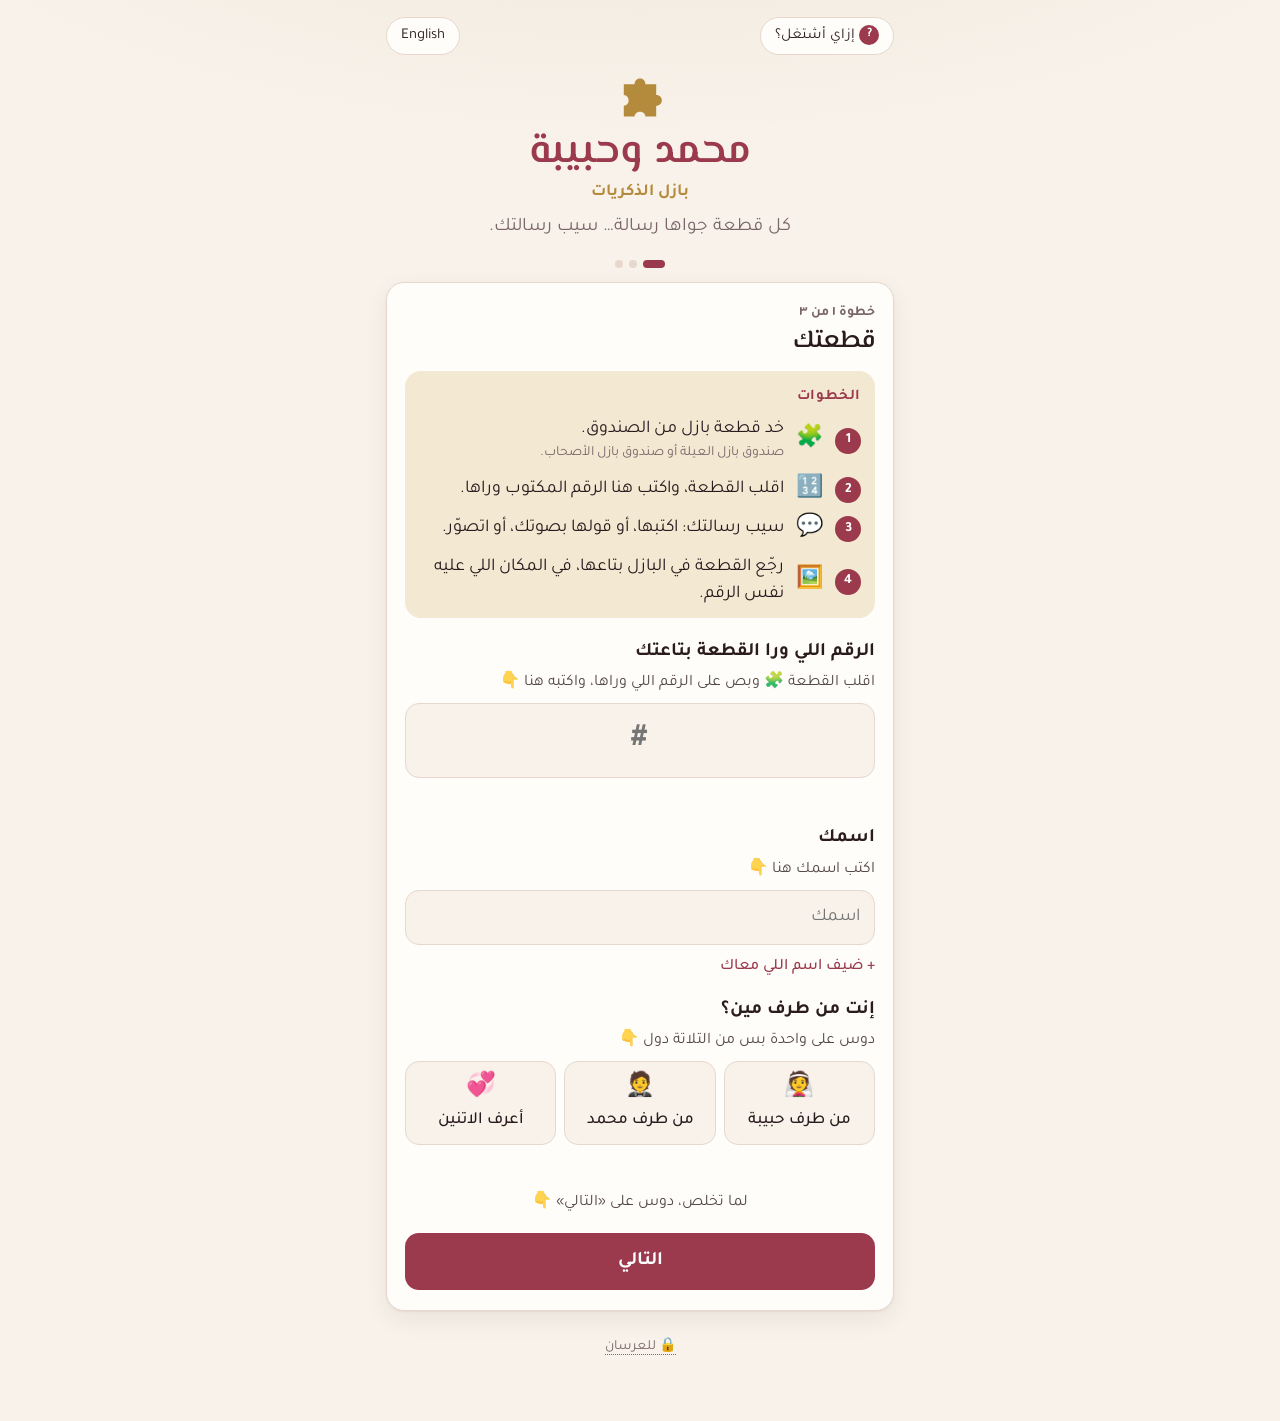
<file: index.html>
<!doctype html>
<html lang="ar" dir="rtl">
<head>
  <meta charset="utf-8">
  <meta name="viewport" content="width=device-width, initial-scale=1, viewport-fit=cover">
  <meta name="robots" content="noindex, nofollow">
  <meta name="theme-color" content="#f8f2ea" media="(prefers-color-scheme: light)">
  <meta name="theme-color" content="#1b1416" media="(prefers-color-scheme: dark)">
  <title>Puzzle of Memories</title>
  <link rel="icon" href="data:image/svg+xml,%3Csvg xmlns='http://www.w3.org/2000/svg' viewBox='0 0 100 100'%3E%3Cpath fill='%239b3a4d' d='M20 30H40C40 16 60 16 60 30H80V50C94 50 94 70 80 70V90H60C60 78 40 78 40 90H20V70C32 70 32 50 20 50Z'/%3E%3C/svg%3E">
  <link rel="preconnect" href="https://fonts.googleapis.com">
  <link rel="preconnect" href="https://fonts.gstatic.com" crossorigin>
  <link href="https://fonts.googleapis.com/css2?family=Cormorant+Garamond:wght@600&family=El+Messiri:wght@600&family=Tajawal:wght@400;500;700&display=swap" rel="stylesheet">
  <link rel="stylesheet" href="app.css?v=4">
</head>
<body>
<div class="wrap">
  <div class="topbar">
    <button class="chip-btn" id="helpBtn"><b aria-hidden="true">?</b> <span data-t="helpBtn"></span></button>
    <button class="chip-btn" id="langBtn" data-t="langSwitch">English</button>
  </div>

  <header class="hero">
    <svg class="emblem" viewBox="0 0 100 100" aria-hidden="true"><path fill="currentColor" d="M20 30H40C40 16 60 16 60 30H80V50C94 50 94 70 80 70V90H60C60 78 40 78 40 90H20V70C32 70 32 50 20 50Z"/></svg>
    <h1 class="couple-names" data-couple></h1>
    <p class="app-title" data-t="appTitle"></p>
    <p class="tagline" data-t="tagline"></p>
    <div class="progress-pill" id="progress" hidden>
      <span class="progress-bar"><i id="progressFill"></i></span>
      <span id="progressText"></span>
    </div>
  </header>

  <p class="notice" id="demoNote" data-t="demo" hidden></p>
  <p class="notice" id="inAppNote" data-t="inApp" hidden></p>

  <!-- unsent message from earlier -->
  <section class="card" id="pendingCard" hidden>
    <p id="pendingText" style="margin-top:0"></p>
    <div class="actions">
      <button class="btn btn-primary" id="pendingSend" data-t="sendNow"></button>
      <button class="btn btn-ghost" id="pendingDiscard" data-t="discard"></button>
    </div>
  </section>

  <div class="dots" id="dots"><i></i><i></i><i></i></div>

  <!-- STEP 1: piece + names -->
  <section class="card" id="step1">
    <p class="step-label" id="s1label"></p>
    <h2 data-t="step1Title"></h2>
    <div class="how-box">
      <p class="how-head" data-t="howHead"></p>
      <ol class="how" id="howList">
        <li><span class="n">1</span><span class="hi">🧩</span><span><span data-t="how1"></span> <small data-t="how1b"></small></span></li>
        <li><span class="n">2</span><span class="hi">🔢</span><span data-t="how2"></span></li>
        <li><span class="n">3</span><span class="hi">💬</span><span data-t="how3"></span></li>
        <li><span class="n">4</span><span class="hi">🖼️</span><span data-t="how4"></span></li>
      </ol>
    </div>
    <label class="field" for="piece" data-t="pieceLabel"></label>
    <p class="fhint" data-t="pieceHint"></p>
    <input class="input piece-input" id="piece" inputmode="numeric" pattern="[0-9]*" autocomplete="off" maxlength="4" placeholder="#">
    <div class="status" id="pieceStatus" aria-live="polite"></div>
    <div class="suggest" id="suggest" hidden>
      <p class="sg-text"><span aria-hidden="true">💡</span> <span data-t="suggestText"></span></p>
      <div class="sg-rows" id="suggestRows"></div>
      <p class="sg-note" data-t="suggestNote"></p>
    </div>

    <label class="field" for="name" data-t="nameLabel"></label>
    <p class="fhint" data-t="nameHint"></p>
    <input class="input" id="name" autocomplete="name" maxlength="80" data-tph="namePh">

    <div id="partnerWrap" hidden>
      <label class="field" for="partner" data-t="partnerLabel"></label>
      <div class="row">
        <input class="input" id="partner" maxlength="80" data-tph="partnerPh">
        <button class="btn btn-ghost btn-small" id="partnerRemove" data-t="remove"></button>
      </div>
    </div>
    <button class="link-btn" id="partnerAdd" data-t="addPartner"></button>

    <label class="field" data-t="sideLabel"></label>
    <p class="fhint" data-t="sideHint"></p>
    <div class="sides" id="sides">
      <button class="side-opt" data-side="bride" aria-pressed="false"><span class="ico">👰</span><span data-t="side_bride"></span></button>
      <button class="side-opt" data-side="groom" aria-pressed="false"><span class="ico">🤵</span><span data-t="side_groom"></span></button>
      <button class="side-opt" data-side="both" aria-pressed="false"><span class="ico">💞</span><span data-t="side_both"></span></button>
    </div>

    <div class="status bad" id="s1err"></div>
    <p class="fhint center" data-t="nextHint"></p>
    <div class="actions"><button class="btn btn-primary" id="s1next" data-t="next"></button></div>
  </section>

  <!-- STEP 2: question or note -->
  <section class="card" id="step2" hidden>
    <p class="step-label" id="s2label"></p>
    <h2 data-t="step2Title"></h2>
    <p class="fhint" data-t="step2Hint"></p>

    <div class="pick" id="pickQ">
      <div class="pick-head"><span class="ico">💬</span><b data-t="pickQTitle"></b></div>
      <div class="qcard" id="qcard">
        <span class="cat" id="qcat"></span>
        <p class="qtext" id="qtext"></p>
        <div class="qbtns">
          <button class="btn btn-soft btn-small" id="shuffle">🔀 <span data-t="anotherQ"></span></button>
          <button class="btn btn-ghost btn-small" id="seeAll" data-t="seeAll"></button>
        </div>
      </div>
      <button class="btn btn-primary btn-block" id="modeQ" data-t="pickQBtn"></button>
    </div>

    <div class="or-sep"><span data-t="orWord"></span></div>

    <div class="pick" id="pickN">
      <div class="pick-head"><span class="ico">💌</span><b data-t="pickNTitle"></b></div>
      <p class="pick-sub" data-t="pickNSub"></p>
      <button class="btn btn-primary btn-block" id="modeN" data-t="pickNBtn"></button>
    </div>

    <div class="actions">
      <button class="btn btn-ghost" id="s2back" data-t="back"></button>
    </div>
  </section>

  <!-- STEP 3: write / voice / photo -->
  <section class="card" id="step3" hidden>
    <p class="step-label" id="s3label"></p>
    <h2 id="s3title"></h2>

    <div class="mini-q" id="miniQ">
      <div class="mini-q-head">
        <span class="cat" data-t="yourQuestion"></span>
        <button class="link-btn" style="padding:0" id="changeQ" data-t="change"></button>
      </div>
      <p class="qtext" id="miniQtext"></p>
    </div>
    <p class="relax" data-t="relax"></p>

    <div class="block">
      <div class="block-head"><b>✍️ <span data-t="writeLabel"></span></b><span class="opt" data-t="optional"></span></div>
      <p class="fhint" data-t="writeHint"></p>
      <textarea class="input" id="message" maxlength="5000" data-tph="writePh"></textarea>
    </div>

    <div class="block">
      <div class="block-head"><b>🎙️ <span data-t="voiceLabel"></span></b><span class="opt" id="maxVoice"></span></div>
      <p class="fhint" data-t="voiceHint"></p>
      <div class="rec" id="recIdle">
        <button class="rec-btn" id="recStart" aria-label="record">
          <svg viewBox="0 0 24 24" fill="currentColor"><path d="M12 15a3 3 0 0 0 3-3V6a3 3 0 1 0-6 0v6a3 3 0 0 0 3 3Zm5-3a5 5 0 0 1-10 0H5a7 7 0 0 0 6 6.92V21h2v-2.08A7 7 0 0 0 19 12h-2Z"/></svg>
        </button>
        <div class="rec-info"><span data-t="record"></span></div>
      </div>
      <div class="rec" id="recLive" hidden>
        <button class="rec-btn live" id="recStop" aria-label="stop">
          <svg viewBox="0 0 24 24" fill="currentColor"><rect x="6" y="6" width="12" height="12" rx="2"/></svg>
        </button>
        <div class="rec-info">
          <div class="rec-time" id="recTime">0:00</div>
          <div class="meter" id="meter"></div>
          <small class="opt" data-t="recording"></small>
        </div>
      </div>
      <div class="rec-done" id="recDone" hidden>
        <audio id="recAudio" controls preload="metadata"></audio>
        <div class="row">
          <button class="btn btn-soft btn-small" id="recAgain" data-t="reRecord"></button>
          <button class="btn btn-ghost btn-small" id="recDel" data-t="del"></button>
        </div>
      </div>
      <div class="status bad" id="recErr"></div>
    </div>

    <div class="block">
      <div class="block-head"><b>📸 <span data-t="photoLabel"></span></b><span class="opt" data-t="optional"></span></div>
      <p class="hint" data-t="photoSub"></p>
      <p class="fhint" data-t="photoHint"></p>
      <div id="photoIdle"><button class="btn btn-soft" id="photoStart">📷 <span data-t="takePhoto"></span></button></div>
      <div id="photoDone" hidden>
        <img class="photo-preview" id="photoImg" alt="">
        <div class="row">
          <button class="btn btn-soft btn-small" id="photoAgain" data-t="retake"></button>
          <button class="btn btn-ghost btn-small" id="photoDel" data-t="remove"></button>
        </div>
      </div>
      <input type="file" id="photoFallback" accept="image/*" capture="user" hidden>
      <div class="status bad" id="photoErr"></div>
    </div>

    <div class="status bad" id="s3err"></div>
    <div id="sendState" class="sending" hidden>
      <div id="sendText"></div>
      <div class="upbar"><i id="sendBar"></i></div>
      <button class="btn btn-soft btn-small" id="retryBtn" style="margin-top:12px" data-t="retry" hidden></button>
    </div>
    <p class="fhint center" data-t="sendHint"></p>
    <div class="actions" id="s3actions">
      <button class="btn btn-ghost" id="s3back" data-t="back"></button>
      <button class="btn btn-primary" id="send" data-t="send"></button>
    </div>
  </section>

  <!-- DONE -->
  <section class="card done" id="doneCard" hidden>
    <div class="big-num">
      <svg viewBox="0 0 100 100" aria-hidden="true"><path fill="currentColor" d="M20 30H40C40 16 60 16 60 30H80V50C94 50 94 70 80 70V90H60C60 78 40 78 40 90H20V70C32 70 32 50 20 50Z"/></svg>
      <span id="doneNum"></span>
    </div>
    <h2 id="doneTitle"></h2>
    <p id="doneBody"></p>
    <div class="thanks">
      <p data-t="coupleThanks"></p>
      <p class="sign" data-couple></p>
    </div>
    <div class="actions"><button class="btn btn-ghost" style="width:100%" id="again" data-t="nextGuest"></button></div>
  </section>

  <p class="foot"><a href="couple.html">🔒 <span data-t="forCouple"></span></a></p>
</div>

<!-- all-questions sheet -->
<div class="sheet-back" id="sheet" hidden>
  <div class="sheet" role="dialog" aria-modal="true">
    <div class="sheet-head"><h3 data-t="chooseOne"></h3><button class="chip-btn" id="sheetClose" data-t="close"></button></div>
    <div class="sheet-body" id="sheetBody"></div>
  </div>
</div>

<!-- how it works -->
<div class="sheet-back" id="help" hidden>
  <div class="sheet" role="dialog" aria-modal="true" aria-labelledby="helpTitle">
    <div class="sheet-head"><h3 id="helpTitle" data-t="howTitle"></h3><button class="chip-btn" id="helpClose" data-t="close"></button></div>
    <div class="sheet-body">
      <ol class="how big">
        <li><span class="n">1</span><span class="hi">🧩</span><span><span data-t="how1"></span> <small data-t="how1b"></small></span></li>
        <li><span class="n">2</span><span class="hi">🔢</span><span data-t="how2"></span></li>
        <li><span class="n">3</span><span class="hi">💬</span><span data-t="how3"></span></li>
        <li><span class="n">4</span><span class="hi">🖼️</span><span data-t="how4"></span></li>
      </ol>
      <p class="relax" data-t="relax"></p>
      <div class="actions"><button class="btn btn-primary" id="helpOk" data-t="howClose"></button></div>
    </div>
  </div>
</div>

<!-- camera -->
<div class="cam" id="cam" hidden>
  <video id="camVideo" playsinline muted autoplay></video>
  <div class="cam-bar">
    <button class="chip-btn" id="camCancel" data-t="cancel"></button>
    <button class="shutter" id="camShoot" aria-label="take photo"></button>
    <button class="chip-btn" id="camFlip">🔄 <span data-t="flip"></span></button>
  </div>
</div>

<script>
  // If the couple has signed in on this phone, scanning the QR opens their memories directly.
  try {
    if (localStorage.getItem("puzzle-couple-pass") && !/[?&]guest\b/.test(location.search)) location.replace("couple.html");
  } catch (e) {}
</script>
<script src="config.js?v=4"></script>
<script src="i18n.js?v=4"></script>
<script src="api.js?v=4"></script>
<script src="guest.js?v=4"></script>
</body>
</html>
</file>
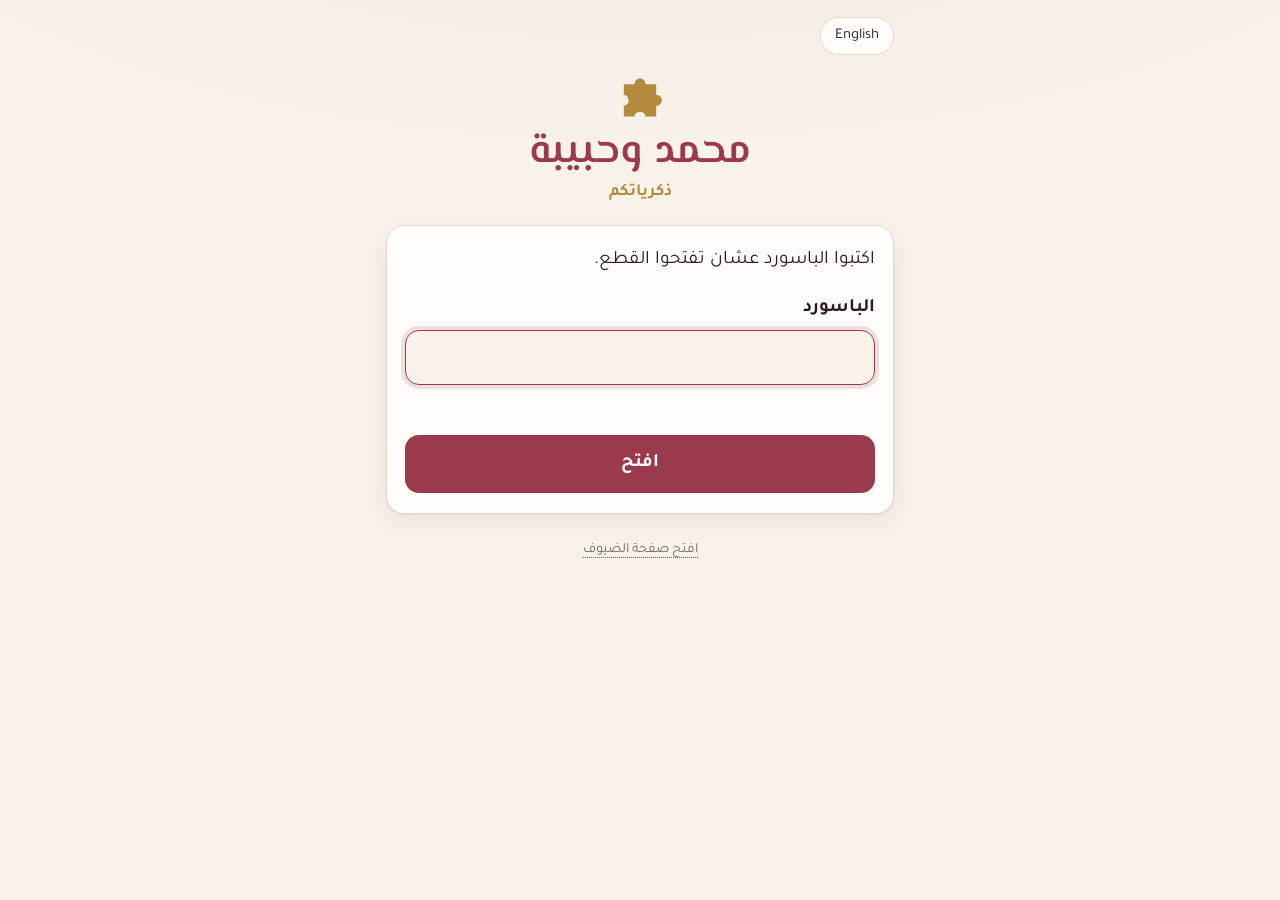
<file: couple.html>
<!doctype html>
<html lang="ar" dir="rtl">
<head>
  <meta charset="utf-8">
  <meta name="viewport" content="width=device-width, initial-scale=1, viewport-fit=cover">
  <meta name="robots" content="noindex, nofollow">
  <title>Our Memories</title>
  <link rel="icon" href="data:image/svg+xml,%3Csvg xmlns='http://www.w3.org/2000/svg' viewBox='0 0 100 100'%3E%3Cpath fill='%239b3a4d' d='M20 30H40C40 16 60 16 60 30H80V50C94 50 94 70 80 70V90H60C60 78 40 78 40 90H20V70C32 70 32 50 20 50Z'/%3E%3C/svg%3E">
  <link rel="preconnect" href="https://fonts.googleapis.com">
  <link rel="preconnect" href="https://fonts.gstatic.com" crossorigin>
  <link href="https://fonts.googleapis.com/css2?family=Cormorant+Garamond:wght@600&family=El+Messiri:wght@600&family=Tajawal:wght@400;500;700&display=swap" rel="stylesheet">
  <link rel="stylesheet" href="app.css?v=4">
</head>
<body>
<div class="wrap">
  <div class="topbar">
    <button class="chip-btn" id="logout" data-t="cLogout" hidden></button>
    <button class="chip-btn" id="langBtn" data-t="langSwitch">English</button>
  </div>

  <header class="hero">
    <svg class="emblem" viewBox="0 0 100 100" aria-hidden="true"><path fill="currentColor" d="M20 30H40C40 16 60 16 60 30H80V50C94 50 94 70 80 70V90H60C60 78 40 78 40 90H20V70C32 70 32 50 20 50Z"/></svg>
    <h1 class="couple-names" data-couple></h1>
    <p class="app-title" data-t="cTitle"></p>
    <div class="progress-pill" id="progress" hidden>
      <span class="progress-bar"><i id="progressFill"></i></span>
      <span id="progressText"></span>
    </div>
  </header>

  <p class="notice" id="demoNote" hidden></p>
  <p class="notice err" id="offline" data-t="cOffline" hidden></p>

  <!-- login -->
  <section class="card" id="login" hidden>
    <p style="margin-top:0" data-t="cLoginSub"></p>
    <label class="field" for="pass" data-t="cPass"></label>
    <input class="input" id="pass" type="password" autocomplete="current-password" autocapitalize="none" autocorrect="off" spellcheck="false" dir="ltr">
    <div class="status bad" id="loginErr"></div>
    <div class="actions"><button class="btn btn-primary" id="loginBtn" data-t="cOpen"></button></div>
  </section>

  <!-- main -->
  <div id="main" hidden>
    <div class="tabs" role="tablist">
      <button role="tab" id="tabOpen" aria-selected="true" data-t="cOpenPiece"></button>
      <button role="tab" id="tabAll" aria-selected="false" data-t="cAll"></button>
    </div>

    <section id="viewOpen">
      <div class="card">
        <label class="field" for="num" data-t="cPieceNum"></label>
        <div class="row">
          <input class="input piece-input" id="num" inputmode="numeric" pattern="[0-9]*" autocomplete="off" maxlength="4" placeholder="#" style="font-size:28px">
          <button class="btn btn-primary" style="width:auto" id="numGo" data-t="cOpen"></button>
        </div>
      </div>
      <div id="memory"></div>
    </section>

    <section id="viewAll" hidden>
      <div class="card">
        <div class="grid" id="grid"></div>
      </div>
    </section>

    <div class="bar">
      <button class="btn btn-ghost btn-small" id="refresh">↻ <span data-t="cRefresh"></span></button>
      <button class="btn btn-soft btn-small" id="download">⬇ <span data-t="cDownload"></span></button>
    </div>
    <p class="status" id="dlStatus" style="text-align:center"></p>
  </div>

  <p class="foot"><a href="index.html?guest" data-t="cGuestPage"></a></p>
</div>

<!-- modal -->
<div class="sheet-back" id="modalBack" hidden><div class="modal" id="modal"></div></div>

<script src="config.js?v=4"></script>
<script src="i18n.js?v=4"></script>
<script src="api.js?v=4"></script>
<script src="couple.js?v=4"></script>
</body>
</html>
</file>
<file: app.css>
:root {
  --bg: #f8f2ea;
  --bg-2: #f1e7dc;
  --surface: #fffdfa;
  --ink: #2a1b1f;
  --muted: #7a666a;
  --line: #e6d8cc;
  --rose: #9b3a4d;
  --rose-ink: #ffffff;
  --rose-soft: #f4e2e1;
  --gold: #b48a3c;
  --gold-soft: #f3e8d2;
  --ok: #3f7d58;
  --err: #b0413e;
  --shadow: 0 1px 2px rgba(60, 30, 30, .06), 0 8px 24px rgba(60, 30, 30, .07);
  --radius: 18px;
  --font-body: "Tajawal", system-ui, -apple-system, "Segoe UI", sans-serif;
  --font-display: "Cormorant Garamond", Georgia, serif;
  color-scheme: light;
}
:root[lang="ar"] { --font-display: "El Messiri", "Tajawal", serif; }

@media (prefers-color-scheme: dark) {
  :root:not([data-theme="light"]) {
    --bg: #1b1416; --bg-2: #241a1d; --surface: #2a2023; --ink: #f4eae6; --muted: #b9a6a8;
    --line: #3d2f33; --rose: #d9798a; --rose-ink: #2a1418; --rose-soft: #3a2429; --gold: #d8b36a;
    --gold-soft: #3a3022; --ok: #7cc49a; --err: #ef8b86;
    --shadow: 0 1px 2px rgba(0,0,0,.3), 0 8px 24px rgba(0,0,0,.25);
    color-scheme: dark;
  }
}
:root[data-theme="dark"] {
  --bg: #1b1416; --bg-2: #241a1d; --surface: #2a2023; --ink: #f4eae6; --muted: #b9a6a8;
  --line: #3d2f33; --rose: #d9798a; --rose-ink: #2a1418; --rose-soft: #3a2429; --gold: #d8b36a;
  --gold-soft: #3a3022; --ok: #7cc49a; --err: #ef8b86; color-scheme: dark;
}

* { box-sizing: border-box; }
html { -webkit-text-size-adjust: 100%; }
body {
  margin: 0; min-height: 100dvh; background: var(--bg); color: var(--ink);
  font-family: var(--font-body); font-size: 17px; line-height: 1.55;
  background-image: radial-gradient(1200px 500px at 50% -200px, var(--bg-2), transparent 70%);
}
button, input, textarea { font: inherit; color: inherit; }
[hidden] { display: none !important; }

.wrap { max-width: 540px; margin: 0 auto; padding: 16px 16px 48px; }

/* ---------- header ---------- */
.topbar { display: flex; justify-content: space-between; align-items: center; gap: 8px; min-height: 40px; }
.chip-btn {
  border: 1px solid var(--line); background: var(--surface); border-radius: 999px;
  padding: 6px 14px; font-size: 15px; cursor: pointer; color: var(--ink);
}
.chip-btn:active { transform: scale(.97); }
.hero { text-align: center; padding: 12px 0 18px; }
.emblem { width: 54px; height: 54px; color: var(--gold); margin: 0 auto 6px; display: block; }
.couple-names {
  font-family: var(--font-display); font-weight: 600; font-size: clamp(30px, 8.5vw, 42px);
  line-height: 1.15; margin: 0; color: var(--rose); letter-spacing: .2px;
}
.app-title { margin: 4px 0 0; font-size: 15px; letter-spacing: .14em; text-transform: uppercase; color: var(--gold); font-weight: 700; }
:root[lang="ar"] .app-title { letter-spacing: 0; text-transform: none; font-size: 17px; }
.tagline { margin: 6px 0 0; color: var(--muted); }
.progress-pill {
  display: inline-flex; align-items: center; gap: 8px; margin-top: 12px; padding: 6px 14px;
  border-radius: 999px; background: var(--gold-soft); color: var(--ink); font-size: 15px; font-weight: 500;
}
.progress-bar { width: 70px; height: 6px; border-radius: 6px; background: color-mix(in srgb, var(--gold) 25%, transparent); overflow: hidden; }
.progress-bar > i { display: block; height: 100%; background: var(--gold); width: 0; transition: width .6s ease; }

.notice {
  border-radius: 14px; padding: 10px 14px; font-size: 15px; margin: 0 0 12px;
  background: var(--gold-soft); border: 1px solid color-mix(in srgb, var(--gold) 35%, transparent);
}
.notice.err { background: color-mix(in srgb, var(--err) 12%, var(--surface)); border-color: color-mix(in srgb, var(--err) 35%, transparent); }

/* ---------- cards & steps ---------- */
.card {
  background: var(--surface); border: 1px solid var(--line); border-radius: var(--radius);
  box-shadow: var(--shadow); padding: 20px 18px; margin-bottom: 14px;
}
.step-label { font-size: 13px; color: var(--muted); font-weight: 700; letter-spacing: .06em; text-transform: uppercase; margin: 0 0 2px; }
:root[lang="ar"] .step-label { letter-spacing: 0; text-transform: none; font-size: 14px; }
.card h2 { font-family: var(--font-display); font-size: 27px; font-weight: 600; margin: 0 0 14px; line-height: 1.2; }
:root[lang="ar"] .card h2 { font-size: 25px; }
.dots { display: flex; gap: 6px; justify-content: center; margin: 0 0 14px; }
.dots i { width: 8px; height: 8px; border-radius: 50%; background: var(--line); transition: all .3s; }
.dots i.on { background: var(--rose); width: 22px; border-radius: 6px; }

label.field { display: block; font-weight: 500; margin: 14px 0 6px; }
label.field:first-of-type { margin-top: 0; }
.input, textarea.input {
  width: 100%; border: 1.5px solid var(--line); background: var(--bg); border-radius: 14px;
  padding: 13px 14px; font-size: 18px; outline: none; transition: border-color .2s, box-shadow .2s;
}
.input:focus { border-color: var(--rose); box-shadow: 0 0 0 4px color-mix(in srgb, var(--rose) 15%, transparent); }
textarea.input { min-height: 140px; resize: vertical; line-height: 1.6; }
.piece-input { font-size: 34px; text-align: center; font-weight: 700; letter-spacing: .05em; padding: 10px; font-family: var(--font-body); }
.status { min-height: 24px; font-size: 15px; margin-top: 8px; color: var(--muted); }
.status.ok { color: var(--ok); font-weight: 500; }
.status.bad { color: var(--err); }
.link-btn { background: none; border: 0; color: var(--rose); padding: 10px 0 0; cursor: pointer; font-weight: 500; font-size: 16px; }
.row { display: flex; gap: 10px; align-items: center; }
.row > .input { flex: 1; }

.btn {
  display: inline-flex; align-items: center; justify-content: center; gap: 8px; border: 0; cursor: pointer;
  border-radius: 14px; padding: 14px 20px; font-size: 17px; font-weight: 700; min-height: 52px;
  transition: transform .1s, opacity .2s, background .2s;
}
.btn:active { transform: scale(.98); }
.btn[disabled] { opacity: .5; cursor: default; }
.btn-primary { background: var(--rose); color: var(--rose-ink); width: 100%; }
.btn-soft { background: var(--rose-soft); color: var(--rose); }
.btn-ghost { background: transparent; color: var(--muted); border: 1.5px solid var(--line); }
.btn-small { min-height: 40px; padding: 8px 14px; font-size: 15px; border-radius: 12px; }
.actions { display: flex; gap: 10px; margin-top: 18px; }
.actions .btn-primary { flex: 1; }

/* side choice */
.sides { display: grid; grid-template-columns: repeat(3, 1fr); gap: 8px; }
.side-opt {
  display: flex; flex-direction: column; align-items: center; gap: 4px; padding: 12px 6px; cursor: pointer;
  border: 1.5px solid var(--line); background: var(--bg); border-radius: 14px; font-weight: 500; font-size: 15px; line-height: 1.3; text-align: center;
}
.side-opt .ico { font-size: 24px; }
.side-opt[aria-pressed="true"] { border-color: var(--rose); background: var(--rose-soft); color: var(--rose); font-weight: 700; }
.qopt .cat { display: inline-block; margin-bottom: 4px; font-size: 12px; background: var(--gold-soft); }
.sheet-cat { position: sticky; top: 0; background: var(--surface); padding: 12px 18px 8px; margin: 0 -14px 4px; z-index: 1; box-shadow: 0 6px 8px -6px rgba(0,0,0,.08); }
.sheet-body { padding-top: 0 !important; }

/* mode choice */
.choice {
  display: flex; gap: 14px; align-items: flex-start; width: 100%; text-align: start; padding: 16px;
  border: 1.5px solid var(--line); background: var(--bg); border-radius: 16px; margin-bottom: 10px; cursor: pointer;
  transition: border-color .2s, background .2s;
}
.choice .ico { font-size: 26px; line-height: 1; margin-top: 2px; }
.choice b { display: block; font-size: 18px; }
.choice span { color: var(--muted); font-size: 15px; }
.choice[aria-pressed="true"] { border-color: var(--rose); background: var(--rose-soft); }

/* question */
.qcard {
  position: relative; border-radius: 16px; padding: 20px 18px 16px; margin-top: 4px;
  background: linear-gradient(160deg, var(--gold-soft), var(--rose-soft)); border: 1px solid var(--line);
}
.cat { display: inline-block; font-size: 13px; font-weight: 700; padding: 3px 10px; border-radius: 999px; background: var(--surface); color: var(--gold); }
.qtext { font-family: var(--font-display); font-size: 25px; line-height: 1.3; margin: 10px 0 14px; font-weight: 600; }
:root[lang="ar"] .qtext { font-size: 23px; line-height: 1.5; }
.qtext.swap { animation: swap .35s ease; }
@keyframes swap { from { opacity: 0; transform: translateY(6px); } to { opacity: 1; transform: none; } }
.qbtns { display: flex; gap: 8px; flex-wrap: wrap; }

.mini-q { background: var(--bg); border: 1px dashed var(--line); border-radius: 14px; padding: 12px 14px; margin-bottom: 16px; }
.mini-q .qtext { font-size: 20px; margin: 4px 0 0; }
.mini-q-head { display: flex; justify-content: space-between; align-items: center; gap: 8px; }

/* section blocks in step 3 */
.block { border-top: 1px solid var(--line); padding-top: 16px; margin-top: 18px; }
.block:first-of-type { border-top: 0; padding-top: 0; margin-top: 0; }
.block-head { display: flex; justify-content: space-between; align-items: baseline; gap: 8px; margin-bottom: 8px; }
.block-head b { font-size: 18px; }
.opt { font-size: 13px; color: var(--muted); }
.hint { color: var(--muted); font-size: 15px; margin: 0 0 10px; }

/* recorder */
.rec { display: flex; align-items: center; gap: 12px; flex-wrap: wrap; }
.rec-btn {
  width: 64px; height: 64px; border-radius: 50%; border: 0; background: var(--rose); color: var(--rose-ink);
  display: grid; place-items: center; cursor: pointer; flex: none; box-shadow: 0 4px 14px color-mix(in srgb, var(--rose) 35%, transparent);
}
.rec-btn svg { width: 28px; height: 28px; }
.rec-btn.live { animation: pulse 1.4s infinite; }
@keyframes pulse { 0% { box-shadow: 0 0 0 0 color-mix(in srgb, var(--rose) 45%, transparent); } 100% { box-shadow: 0 0 0 18px transparent; } }
.rec-info { flex: 1; min-width: 140px; }
.rec-time { font-variant-numeric: tabular-nums; font-weight: 700; font-size: 18px; }
.meter { display: flex; gap: 3px; align-items: center; height: 26px; margin-top: 4px; }
.meter i { width: 4px; border-radius: 3px; background: var(--rose); height: 4px; transition: height .08s; }
audio { width: 100%; margin-top: 4px; }
.rec-done { display: flex; flex-direction: column; gap: 8px; width: 100%; }

/* photo */
.photo-preview { width: 100%; border-radius: 14px; display: block; margin-bottom: 10px; border: 1px solid var(--line); }
.cam {
  position: fixed; inset: 0; background: #000; z-index: 50; display: flex; flex-direction: column;
}
.cam video { flex: 1; width: 100%; object-fit: cover; min-height: 0; }
.cam video.mirror { transform: scaleX(-1); }
.cam-bar { display: flex; justify-content: space-around; align-items: center; padding: 18px 16px calc(18px + env(safe-area-inset-bottom)); background: #000; }
.cam-bar .chip-btn { background: rgba(255,255,255,.12); color: #fff; border-color: rgba(255,255,255,.25); }
.shutter { width: 74px; height: 74px; border-radius: 50%; border: 5px solid #fff; background: rgba(255,255,255,.25); cursor: pointer; }
.shutter:active { background: #fff; }
.flash { position: fixed; inset: 0; background: #fff; z-index: 60; pointer-events: none; animation: flash .35s ease forwards; }
@keyframes flash { from { opacity: .9; } to { opacity: 0; } }

/* sheet (all questions) */
.sheet-back { position: fixed; inset: 0; background: rgba(20, 10, 12, .45); z-index: 40; display: flex; align-items: flex-end; justify-content: center; }
.sheet {
  background: var(--surface); width: 100%; max-width: 560px; max-height: 86dvh; border-radius: 22px 22px 0 0;
  display: flex; flex-direction: column; animation: up .25s ease;
}
@keyframes up { from { transform: translateY(40px); opacity: 0; } to { transform: none; opacity: 1; } }
.sheet-head { display: flex; justify-content: space-between; align-items: center; padding: 16px 18px 10px; border-bottom: 1px solid var(--line); }
.sheet-head h3 { margin: 0; font-size: 20px; font-family: var(--font-display); }
.sheet-body { overflow-y: auto; padding: 8px 14px calc(20px + env(safe-area-inset-bottom)); }
.sheet-cat { margin: 16px 4px 8px; font-weight: 700; color: var(--gold); font-size: 15px; }
.qopt {
  display: block; width: 100%; text-align: start; border: 1.5px solid var(--line); background: var(--bg);
  border-radius: 14px; padding: 12px 14px; margin-bottom: 8px; cursor: pointer; font-size: 16px; line-height: 1.45;
}
.qopt[aria-pressed="true"] { border-color: var(--rose); background: var(--rose-soft); font-weight: 500; }

/* done */
.done { text-align: center; padding: 30px 20px; }
.done .big-num {
  width: 110px; height: 110px; margin: 6px auto 14px; display: grid; place-items: center; color: var(--rose-ink);
  font-size: 44px; font-weight: 700; position: relative;
}
.done .big-num svg { position: absolute; inset: 0; width: 100%; height: 100%; color: var(--rose); }
.done .big-num span { position: relative; line-height: 1; }
.done .big-num span.long { font-size: 30px; }
.done h2 { margin-bottom: 8px; }
.done p { margin: 0 0 8px; }
.done .soft { color: var(--muted); font-style: italic; }

.sending { text-align: center; padding: 8px 0 0; color: var(--muted); font-size: 15px; }
.upbar { height: 6px; border-radius: 6px; background: var(--line); overflow: hidden; margin-top: 8px; }
.upbar > i { display: block; height: 100%; width: 0; background: var(--rose); transition: width .2s; }

.foot { text-align: center; margin-top: 26px; font-size: 14px; }
.foot a { color: var(--muted); text-decoration: none; border-bottom: 1px dotted var(--muted); }

.shake { animation: shake .35s; }
@keyframes shake { 25% { transform: translateX(-6px); } 75% { transform: translateX(6px); } }

/* ---------- couple page ---------- */
.tabs { display: flex; background: var(--bg-2); border-radius: 14px; padding: 4px; margin-bottom: 14px; }
.tabs button { flex: 1; border: 0; background: transparent; border-radius: 11px; padding: 10px; font-weight: 700; cursor: pointer; color: var(--muted); }
.tabs button[aria-selected="true"] { background: var(--surface); color: var(--rose); box-shadow: var(--shadow); }
.grid { display: grid; grid-template-columns: repeat(auto-fill, minmax(52px, 1fr)); gap: 8px; }
.cell {
  aspect-ratio: 1; border-radius: 12px; border: 1.5px dashed var(--line); background: transparent; color: var(--muted);
  font-weight: 700; cursor: pointer; font-size: 16px; display: grid; place-items: center; position: relative; padding: 0;
}
.cell.full { border: 0; background: var(--rose); color: var(--rose-ink); }
.cell .dot { position: absolute; bottom: 5px; font-size: 9px; letter-spacing: 1px; opacity: .85; }
.memory .m-num { display: inline-flex; align-items: center; gap: 8px; color: var(--gold); font-weight: 700; font-size: 15px; }
.memory .m-from { font-family: var(--font-display); font-size: 28px; font-weight: 600; color: var(--rose); margin: 4px 0 12px; line-height: 1.2; }
.memory .m-q { background: var(--gold-soft); border-radius: 12px; padding: 10px 14px; margin-bottom: 14px; font-weight: 500; }
.memory .m-q small { display: block; color: var(--gold); font-weight: 700; font-size: 13px; }
.memory .m-msg { white-space: pre-wrap; font-size: 19px; line-height: 1.7; margin: 0 0 14px; }
.memory .m-photo { width: 100%; border-radius: 14px; display: block; margin: 0 0 12px; }
.memory .m-time { color: var(--muted); font-size: 14px; margin-top: 10px; }
.nav { display: flex; gap: 10px; justify-content: space-between; margin-top: 14px; }
.nav .btn { flex: 1; }
.tools { display: flex; gap: 8px; flex-wrap: wrap; margin-top: 14px; padding-top: 14px; border-top: 1px solid var(--line); }
.toast {
  position: fixed; bottom: calc(20px + env(safe-area-inset-bottom)); left: 50%; transform: translateX(-50%);
  background: var(--ink); color: var(--bg); padding: 10px 18px; border-radius: 999px; z-index: 70; font-size: 15px;
  box-shadow: var(--shadow); animation: up .25s ease; max-width: calc(100% - 32px); text-align: center;
}
.modal { background: var(--surface); border-radius: 20px; padding: 20px; width: calc(100% - 32px); max-width: 420px; margin: auto; align-self: center; }
.modal p { margin: 0 0 12px; }
.bar { display: flex; gap: 8px; flex-wrap: wrap; justify-content: center; margin-top: 18px; }

/* ---------- how it works, suggestion, relaxed hint, couple's thank-you ---------- */
ol.how { list-style: none; margin: 0 0 18px; padding: 14px 14px; display: grid; gap: 10px; background: var(--bg); border-radius: 14px; border: 1px dashed var(--line); }
ol.how li { display: flex; gap: 12px; align-items: flex-start; font-size: 16px; line-height: 1.5; }
ol.how .n { flex: none; width: 26px; height: 26px; border-radius: 50%; background: var(--rose); color: var(--rose-ink); font-weight: 700; font-size: 14px; display: grid; place-items: center; margin-top: 1px; }
ol.how.big { background: transparent; border: 0; padding: 8px 4px 4px; gap: 16px; }
ol.how.big li { font-size: 18px; }
ol.how.big .n { width: 32px; height: 32px; font-size: 16px; }
.suggest { display: flex; gap: 12px; align-items: flex-start; margin-top: 10px; padding: 12px 14px; border-radius: 14px; background: var(--gold-soft); font-size: 15px; line-height: 1.5; }
.suggest .bulb { font-size: 22px; line-height: 1.3; }
.suggest p { margin: 0 0 8px; }
.relax { margin: 0 0 14px; padding: 12px 14px; border-radius: 14px; background: var(--rose-soft); color: var(--ink); font-size: 16px; line-height: 1.55; }
.thanks { margin: 18px 0 6px; padding: 18px 16px; border-radius: 16px; background: linear-gradient(160deg, var(--gold-soft), var(--rose-soft)); border: 1px solid var(--line); text-align: center; }
.thanks p { margin: 0; font-size: 17px; line-height: 1.7; }
.thanks .sign { margin-top: 8px; font-family: var(--font-display); font-size: 26px; color: var(--rose); line-height: 1.2; }
.done .big-num span { }
#helpBtn b { display: inline-grid; place-items: center; width: 20px; height: 20px; border-radius: 50%; background: var(--rose); color: var(--rose-ink); font-size: 13px; vertical-align: middle; }

/* ---------- v2: clearer steps for everyone (and bigger in Arabic) ---------- */
.how-box { margin: 0 0 20px; padding: 14px 14px 10px; background: var(--gold-soft); border-radius: 16px; }
.how-head { margin: 0 0 8px; font-weight: 700; color: var(--rose); font-size: 15px; letter-spacing: .04em; }
.how-box ol.how { background: transparent; border: 0; padding: 0; margin: 0; gap: 12px; }
ol.how li { align-items: center; }
ol.how .hi { flex: none; font-size: 22px; line-height: 1; }
ol.how small { display: block; color: var(--muted); font-size: 14px; }
.fhint { margin: -2px 0 8px; font-size: 14px; color: var(--muted); line-height: 1.5; }
.fhint.center { text-align: center; margin: 14px 0 0; }
.suggest { display: block; }
.sg-text { margin: 0 0 8px; font-weight: 500; }
.sg-rows { display: grid; gap: 8px; }
.sg-row { display: flex; align-items: center; justify-content: space-between; gap: 10px; background: var(--surface); border-radius: 12px; padding: 8px 10px; }
.sg-row span { font-weight: 700; }
.sg-note { margin: 8px 0 0; font-size: 14px; color: var(--muted); }
.pick { border: 2px solid var(--line); border-radius: 18px; padding: 14px; background: var(--surface); }
.pick-head { display: flex; align-items: center; gap: 10px; margin-bottom: 10px; font-size: 18px; }
.pick-head .ico { font-size: 26px; }
.pick .qcard { margin: 0 0 12px; }
.pick-sub { margin: 0 0 12px; color: var(--muted); }
.btn-block { width: 100%; }
.or-sep { display: flex; align-items: center; gap: 12px; margin: 14px 0; color: var(--rose); font-weight: 700; font-size: 18px; }
.or-sep::before, .or-sep::after { content: ""; flex: 1; height: 2px; background: var(--line); border-radius: 2px; }
.or-sep span { padding: 2px 14px; border: 2px solid var(--rose); border-radius: 999px; }
/* Arabic: most guests choosing it are older, so everything is a little bigger */
:root[lang="ar"] body { font-size: 19px; }
:root[lang="ar"] .fhint { font-size: 16px; color: var(--ink); opacity: .8; }
:root[lang="ar"] .btn { font-size: 19px; }
:root[lang="ar"] ol.how li { font-size: 18px; }
:root[lang="ar"] .pick-head { font-size: 20px; }
:root[lang="ar"] label.field { font-size: 19px; font-weight: 700; }
:root[lang="ar"] .side-opt { font-size: 17px; }
.sg-row .btn { flex: none; white-space: nowrap; }
.sg-row span { min-width: 0; }
.sg-note { font-size: 16px; font-weight: 700; color: var(--rose); background: var(--surface); border-radius: 12px; padding: 8px 12px; margin-top: 10px; }
:root[lang="ar"] .sg-note { font-size: 18px; color: var(--rose); opacity: 1; }
</file>
